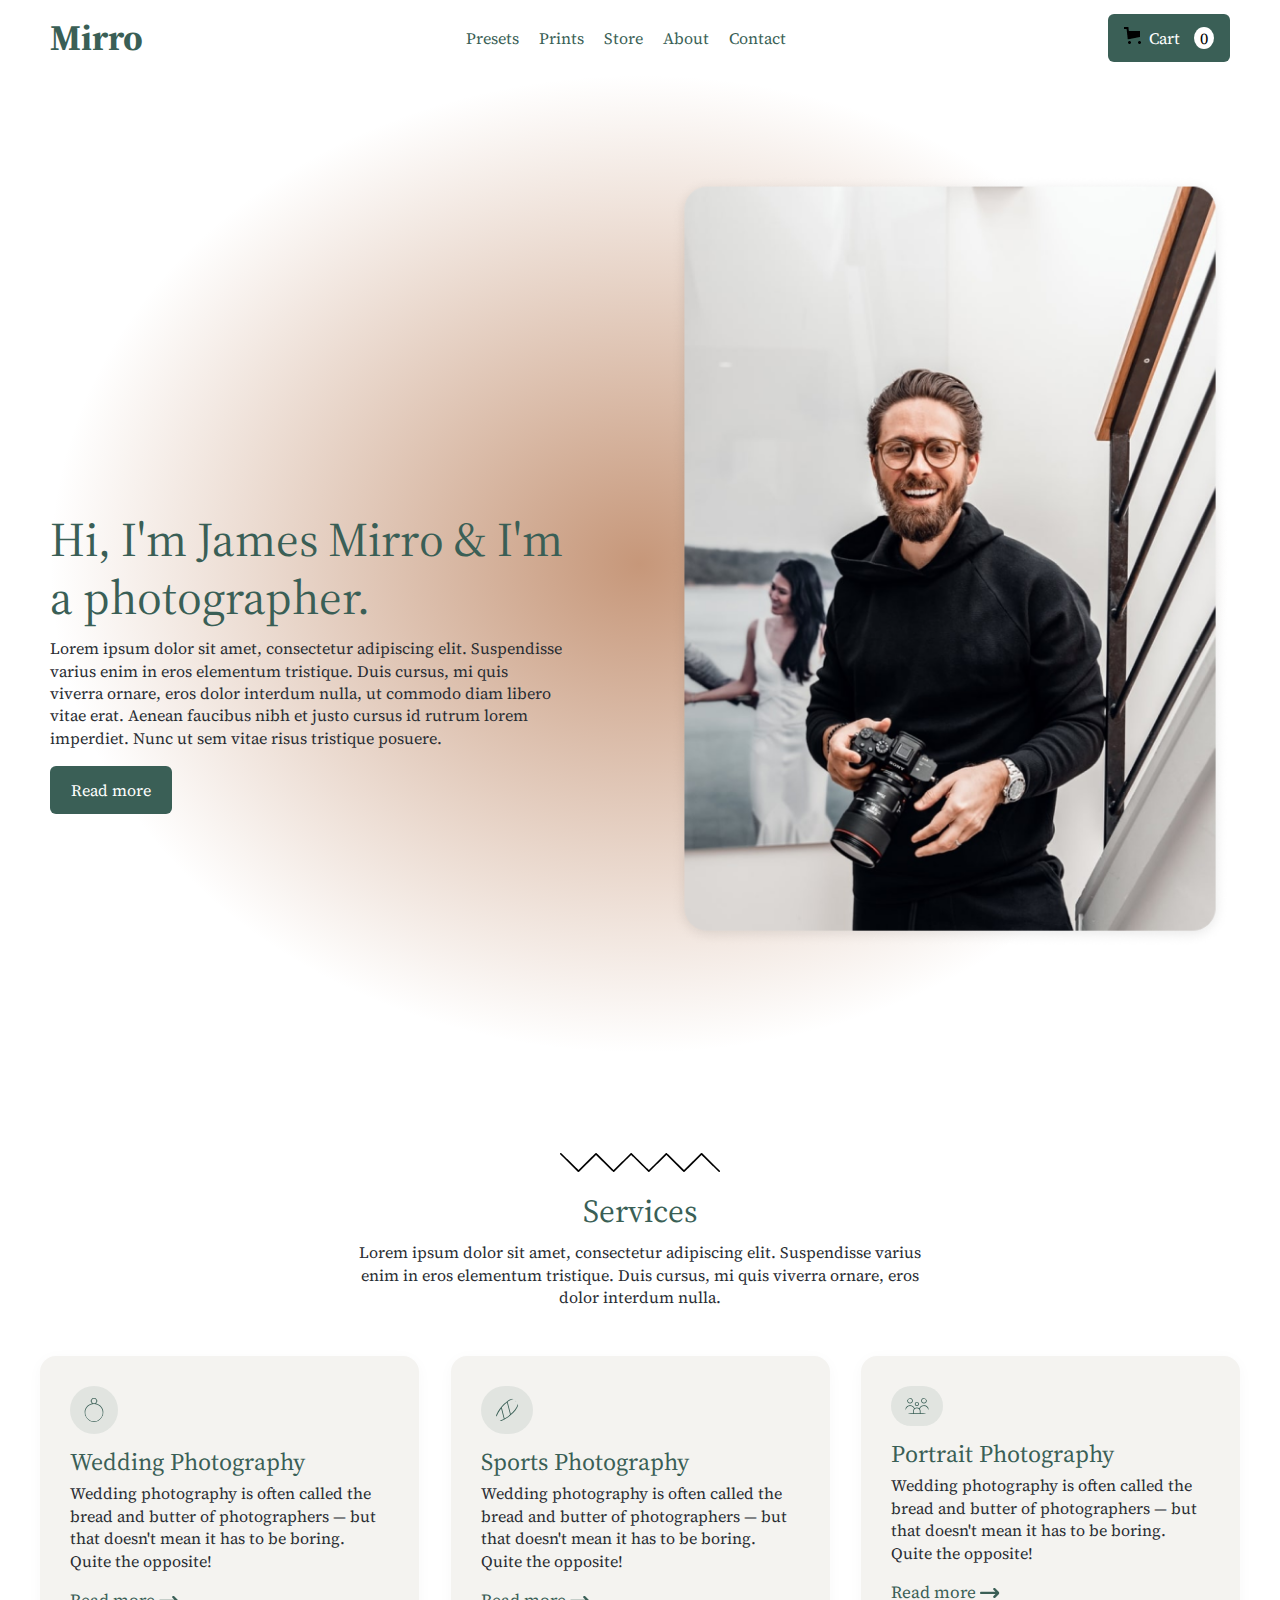
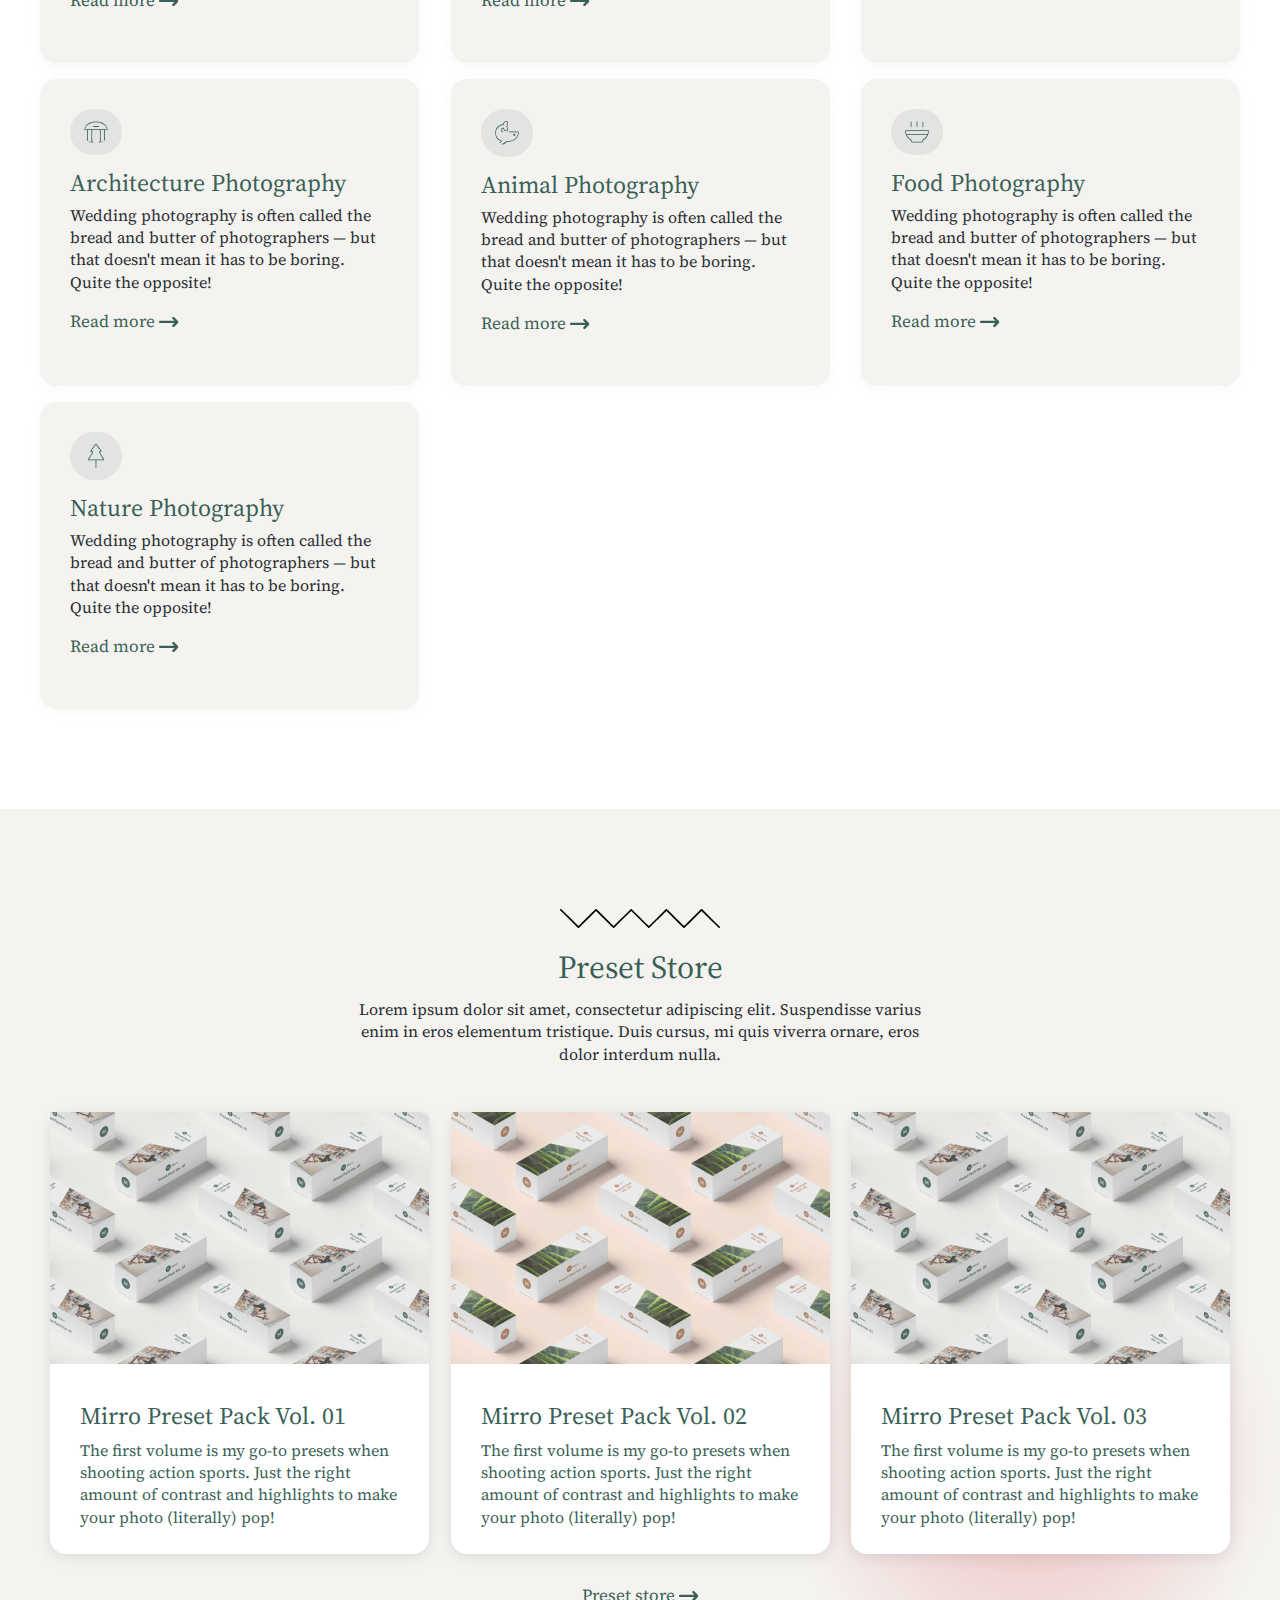
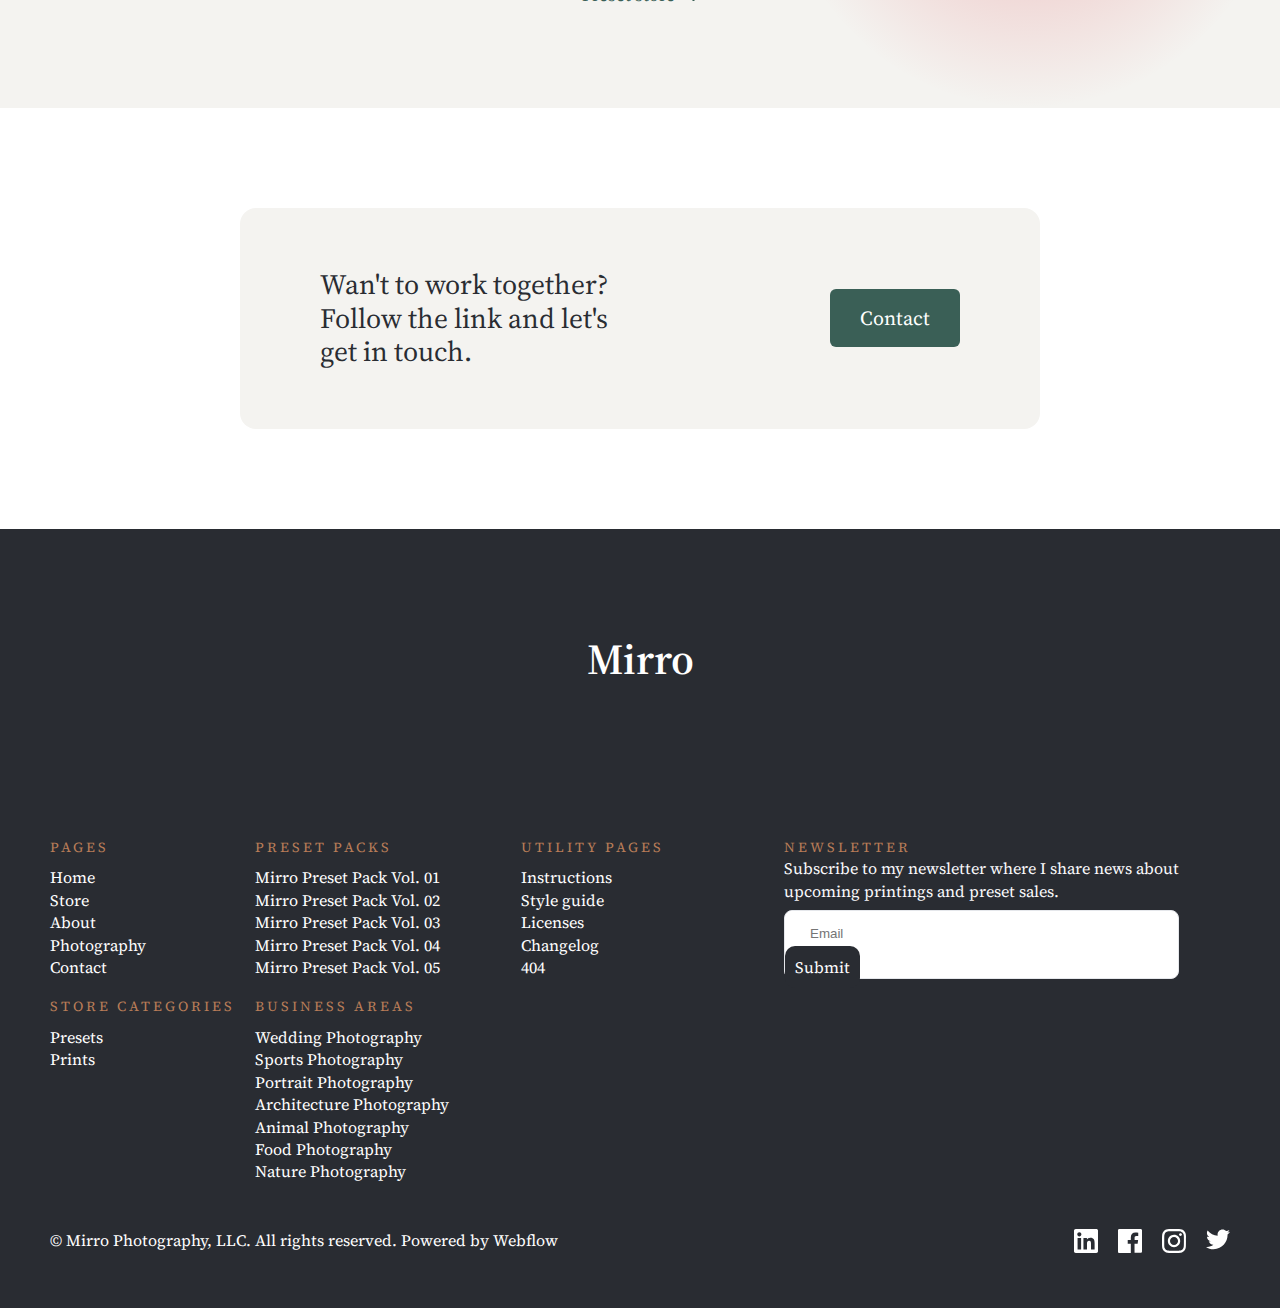
<file: index.html>
<!DOCTYPE html>
<html lang="en">
<head>
    <meta charset="UTF-8">
    <meta http-equiv="X-UA-Compatible" content="IE=edge">
    <meta name="viewport" content="width=device-width, initial-scale=1.0">
    <link rel="stylesheet" href="css/style.css">
    <link rel="stylesheet" href="css/adaptiv.css">
    <title>Mirro</title>
</head>
<body>

<div class="header-block wrapper">
    <header class="header-top">
        <div class="logo-txt" title="Mirro - a photographer"><h1>Mirro</h1></div>
        <nav>
            <ul class="menu">
                <li><a href="./pages/presets.html">Presets</a></li>
                <li><a href="#">Prints</a></li>
                <li><a href="#">Store</a></li>
                <li><a href="./pages/about.html">About</a></li>
                <li><a href="#">Contact</a></li>
            </ul>
        </nav>
        <div class="btn green-btn">
            <a href="#"> <img src="img/icons/cart-icon.png" alt="buy"></a>
            <div class="btn-txt">
                <h4>Cart</h4>
                <p>0</p>
            </div>
        </div>
    </header>

    <div class="header-content wrapper">
        <div class="header-content-left">
            <div class="header-content-title">
                <h1>Hi, I'm James Mirro & I'm a photographer.</h1>
                <h3>Lorem ipsum dolor sit amet, consectetur adipiscing elit. Suspendisse varius enim in eros elementum
                    tristique. Duis cursus, mi quis viverra ornare, eros dolor interdum nulla, ut commodo diam libero
                    vitae erat. Aenean faucibus nibh et justo cursus id rutrum lorem imperdiet. Nunc ut sem vitae risus
                    tristique posuere.</h3>
            </div>
            <div class="btn green-btn">
                <a href="#">Read more</a>
            </div>
        </div>
        <div class="header-content-right">
            <div class="header-content-photo"><img src="img/m-photo.png" alt="img"></div>
        </div>
    </div>
</div>


<section class="services-block wrapper">
    <div class="services-block-title">
        <div class="services-block-img"><img src="img/icons/line-t.png" alt="line-i"></div>
        <h2>Services</h2>
        <p>Lorem ipsum dolor sit amet, consectetur adipiscing elit. Suspendisse varius enim in eros elementum tristique.
            Duis cursus, mi quis viverra ornare, eros dolor interdum nulla.</p>
    </div>

    <div class="services-block-cards">
        <div class="services-block-card">
            <div class="card-logo"><img src="img/icons/icon-1.svg" alt="1"></div>
            <div class="card-txt">
                <h2>Wedding Photography</h2>
                <p>Wedding photography is often called the bread and butter of photographers — but that doesn't mean it
                    has to be boring. Quite the opposite!</p>
            </div>
            <div class="card-btn">
                <a href="#">Read more <img src="img/icons/arrow-icon.svg" alt=""></a>
            </div>
        </div>

        <div class="services-block-card">
            <div class="card-logo"><img src="img/icons/icon-2.svg" alt="2"></div>
            <div class="card-txt">
                <h2>Sports Photography</h2>
                <p>Wedding photography is often called the bread and butter of photographers — but that doesn't mean it
                    has to be boring. Quite the opposite!</p>
            </div>
            <div class="card-btn">
                <a href="#">Read more <img src="img/icons/arrow-icon.svg" alt=""></a>
            </div>
        </div>

        <div class="services-block-card">
            <div class="card-logo"><img src="img/icons/icon-3.svg" alt="3"></div>
            <div class="card-txt">
                <h2>Portrait Photography</h2>
                <p>Wedding photography is often called the bread and butter of photographers — but that doesn't mean it
                    has to be boring. Quite the opposite!</p>
            </div>
            <div class="card-btn">
                <a href="#">Read more <img src="img/icons/arrow-icon.svg" alt=""></a>
            </div>
        </div>

        <div class="services-block-card">
            <div class="card-logo"><img src="img/icons/icon-4.svg" alt="4"></div>
            <div class="card-txt">
                <h2>Architecture Photography</h2>
                <p>Wedding photography is often called the bread and butter of photographers — but that doesn't mean it
                    has to be boring. Quite the opposite!</p>
            </div>
            <div class="card-btn">
                <a href="#">Read more <img src="img/icons/arrow-icon.svg" alt=""></a>
            </div>
        </div>

        <div class="services-block-card">
            <div class="card-logo"><img src="img/icons/icon-5.svg" alt="5"></div>
            <div class="card-txt">
                <h2>Animal Photography</h2>
                <p>Wedding photography is often called the bread and butter of photographers — but that doesn't mean it
                    has to be boring. Quite the opposite!</p>
            </div>
            <div class="card-btn">
                <a href="#">Read more <img src="img/icons/arrow-icon.svg" alt=""></a>
            </div>
        </div>

        <div class="services-block-card">
            <div class="card-logo"><img src="img/icons/icon-6.svg" alt="6"></div>
            <div class="card-txt">
                <h2>Food Photography</h2>
                <p>Wedding photography is often called the bread and butter of photographers — but that doesn't mean it
                    has to be boring. Quite the opposite!</p>
            </div>
            <div class="card-btn">
                <a href="#">Read more <img src="img/icons/arrow-icon.svg" alt=""></a>
            </div>
        </div>

        <div class="services-block-card">
            <div class="card-logo"><img src="img/icons/icon-7.svg" alt="7"></div>
            <div class="card-txt">
                <h2>Nature Photography</h2>
                <p>Wedding photography is often called the bread and butter of photographers — but that doesn't mean it
                    has to be boring. Quite the opposite!</p>
            </div>
            <div class="card-btn">
                <a href="#">Read more <img src="img/icons/arrow-icon.svg" alt=""></a>
            </div>
        </div>
    </div>
</section>

<section class="store-block">
    <div class="store-block-title">
        <div class="services-block-img"><img src="img/icons/line-t.png" alt="line-i"></div>
        <h2>Preset Store</h2>
        <p>Lorem ipsum dolor sit amet, consectetur adipiscing elit. Suspendisse varius enim in eros elementum tristique.
            Duis cursus, mi quis viverra ornare, eros dolor interdum nulla.</p>
    </div>
    <div class="store-block-cards wrapper">
        <div class="store-block-card">
            <div class="card-img"><img src="img/preset-img.png" alt="img"></div>
            <div class="card-subtitle">
                <h2>Mirro Preset Pack Vol. 01</h2>
                <p>The first volume is my go-to presets when shooting action sports. Just the right amount of contrast
                    and highlights to make your photo (literally) pop!</p>
            </div>
        </div>

        <div class="store-block-card">
            <div class="card-img"><img src="img/preset-img2.png" alt="img"></div>
            <div class="card-subtitle">
                <h2>Mirro Preset Pack Vol. 02</h2>
                <p>The first volume is my go-to presets when shooting action sports. Just the right amount of contrast
                    and highlights to make your photo (literally) pop!</p>
            </div>
        </div>

        <div class="store-block-card">
            <div class="card-img"><img src="img/preset-img.png" alt="img"></div>
            <div class="card-subtitle">
                <h2>Mirro Preset Pack Vol. 03</h2>
                <p>The first volume is my go-to presets when shooting action sports. Just the right amount of contrast
                    and highlights to make your photo (literally) pop!</p>
            </div>
        </div>
    </div>
    <div class="store-block-btn">
        <a href="#">Preset store <img src="img/icons/arrow-icon.svg" alt=""></a>
    </div>
</section>

<section class="contact-block wrapper">
    <div class="contact-item">
        <div class="contact-item-txt">
            <h2>Wan't to work together? Follow the link and let's get in touch.</h2>
        </div>
        <div class="contact-btn">
            <a href="#">Contact</a>
        </div>
    </div>
</section>


<footer class="footer-block">
    <div class="footer-top">
        <h1>Mirro</h1>

        <div class="footer-content wrapper">
            <div class="footer-content">
                <div class="row">
                    <div class="col">
                        <div class="pages">
                            <h3>Pages</h3>
                            <ul>
                                <a href="#">Home</a>
                                <a href="#">Store</a>
                                <a href="#">About</a>
                                <a href="#">Photography</a>
                                <a href="#">Contact</a>
                            </ul>
                        </div>

                        <div class="store">
                            <h3>Store categories</h3>
                            <ul>
                                <a href="#">Presets</a>
                                <a href="#">Prints</a>
                            </ul>
                        </div>
                    </div>
                </div>

                <div class="row">
                    <div class="col">
                        <div class="pages">
                            <h3>Preset packs</h3>
                            <ul>
                                <a href="#">Mirro Preset Pack Vol. 01</a>
                                <a href="#">Mirro Preset Pack Vol. 02</a>
                                <a href="#">Mirro Preset Pack Vol. 03</a>
                                <a href="#">Mirro Preset Pack Vol. 04</a>
                                <a href="#">Mirro Preset Pack Vol. 05</a>
                            </ul>
                        </div>

                        <div class="store">
                            <h3>Business Areas</h3>
                            <ul>
                                <a href="#">Wedding Photography</a>
                                <a href="#">Sports Photography</a>
                                <a href="#">Portrait Photography</a>
                                <a href="#">Architecture Photography</a>
                                <a href="#">Animal Photography</a>
                                <a href="#">Food Photography</a>
                                <a href="#">Nature Photography</a>
                            </ul>
                        </div>
                    </div>
                </div>

                <div class="row">
                    <div class="col">
                        <div class="pages">
                            <h3>Utility Pages</h3>
                            <ul>
                                <a href="#">Instructions</a>
                                <a href="#">Style guide</a>
                                <a href="#">Licenses</a>
                                <a href="#">Changelog</a>
                                <a href="#">404</a>
                            </ul>
                        </div>
                    </div>
                </div>

                <div class="footer-content-search">
                    <div class="search-title">
                        <h2>Newsletter</h2>
                        <p>Subscribe to my newsletter where I share news about <br> upcoming printings and preset sales.
                        </p>
                    </div>
                    <div class="search-btn">
                        <form action="get">
                            <input type="email" name="email" placeholder="Email">
                            <a>Submit</a>
                        </form>
                    </div>
                </div>

            </div>
        </div>
        <div class="footer-content-bottom wrapper">
            <h4>© Mirro Photography, LLC. All rights reserved. Powered by Webflow</h4>
            <div class="footer-links">
                <a href="#"><img src="/img/icons/linkidin.svg" alt="1"></a>
                <a href="#"><img src="/img/icons/fb.svg" alt="2"></a>
                <a href="#"><img src="/img/icons/inst.svg" alt="3"></a>
                <a href="#"><img src="/img/icons/twitter.svg" alt="4"></a>
            </div>
        </div>
    </div>
</footer>


</body>
</html>
</file>
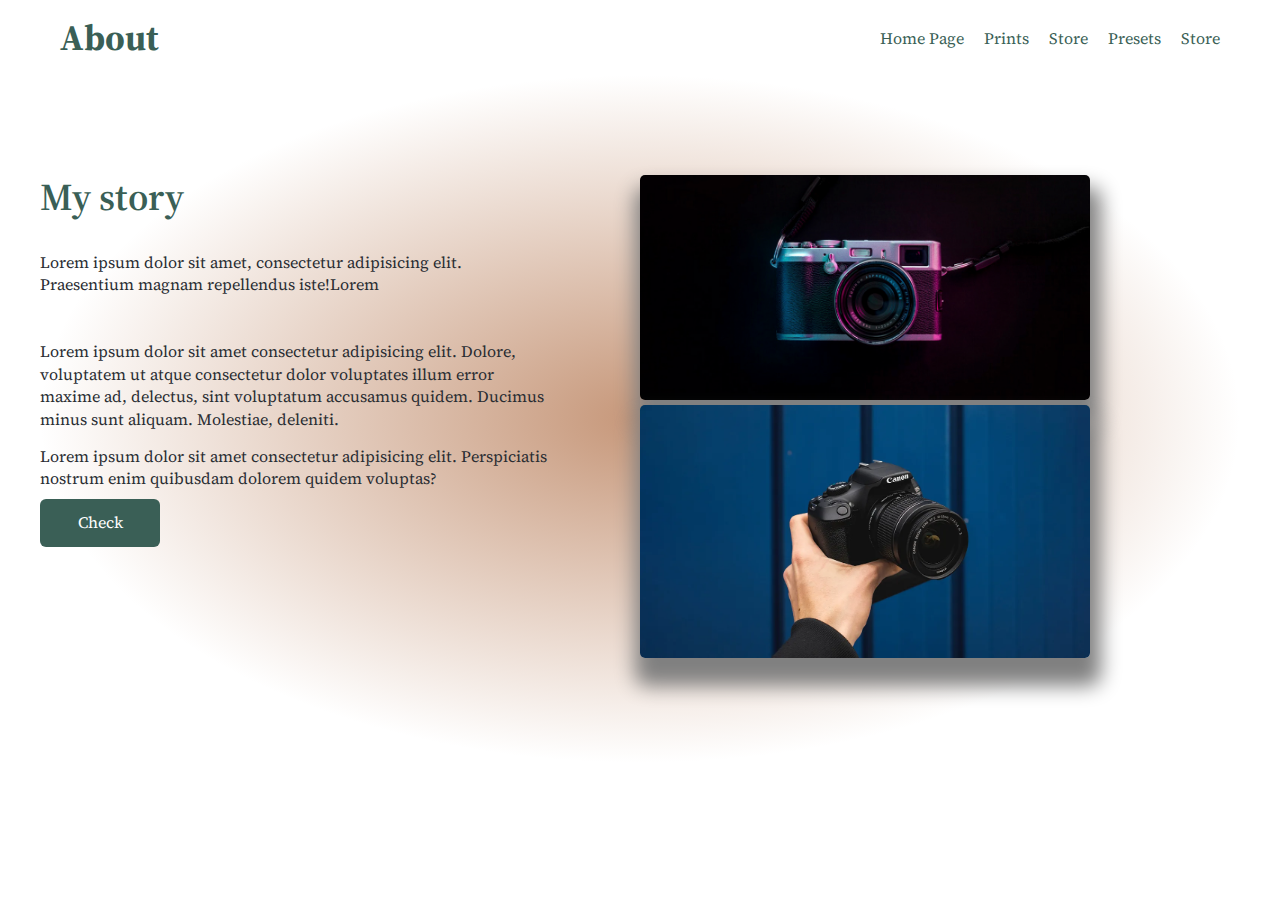
<file: pages/about.html>
<!DOCTYPE html>
<html lang="en">
<head>
    <meta charset="UTF-8">
    <meta http-equiv="X-UA-Compatible" content="IE=edge">
    <meta name="viewport" content="width=device-width, initial-scale=1.0">
    <link rel="stylesheet" href="../css/about.css">
    <title>About</title>
</head>
<body>
    <header class="header-content wrapper">
        <div class="header-top">
            <div class="logo-item">
                <h1>About</h1>
            </div>
            <ul class="menu-list">
                <li><a href="/index.html" class="list-item">Home Page</a></li>
                <li><a href="#" class="list-item">Prints</a></li>
                <li><a href="#" class="list-item">Store</a></li>
                <li><a href="#" class="list-item">Presets</a></li>
                <li><a href="#" class="list-item">Store</a></li>
            </ul>
        </div>
    </header>

        <div class="header-block-content wrapper">
            <div class="content-txt">
                <h2>My story</h2>
                <p>Lorem ipsum dolor sit amet, consectetur adipisicing elit. Praesentium magnam repellendus iste!Lorem</p>
                <p>Lorem ipsum dolor sit amet consectetur adipisicing elit. Dolore, voluptatem ut atque consectetur dolor voluptates illum error maxime ad, delectus, sint voluptatum accusamus quidem. Ducimus minus sunt aliquam. Molestiae, deleniti.</p>
                <span>Lorem ipsum dolor sit amet consectetur adipisicing elit. Perspiciatis nostrum enim quibusdam dolorem quidem voluptas?</span>
                <div class="btn-txt">
                    <a href="#">Check</a>
                </div>
            </div>
            <div class="content-img">
                <img src="../img/about/photo.jpg" alt="1">
                <img src="../img/about/photo2.webp" alt="2">
            </div>
            
        </div>
        

    

    
</body>
</html>
</file>
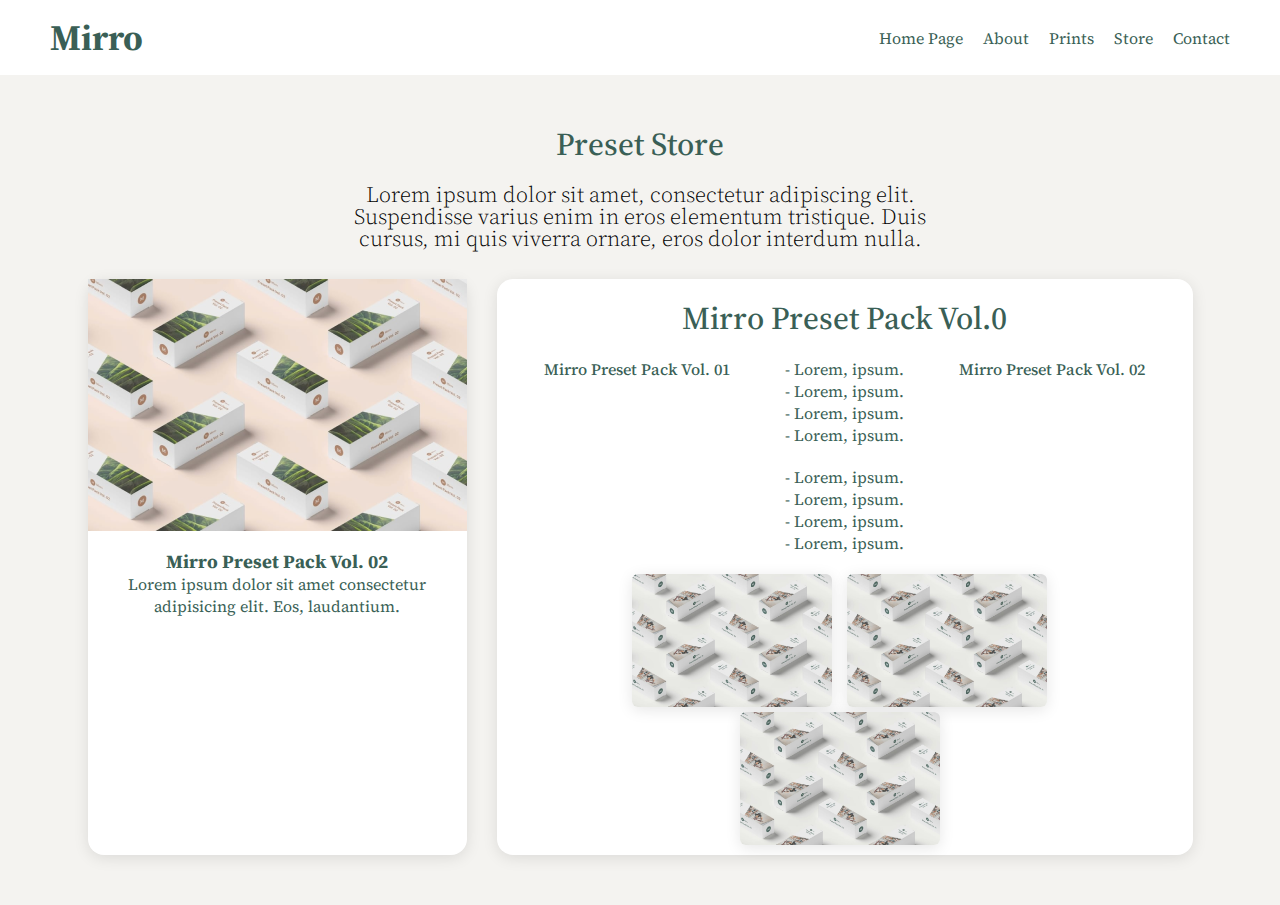
<file: pages/presets.html>
<!DOCTYPE html>
<html lang="en">
    <head>
        <meta charset="UTF-8">
        <meta http-equiv="X-UA-Compatible" content="IE=edge">
        <meta name="viewport" content="width=device-width, initial-scale=1.0">
        <link rel="stylesheet" href="../css/presets.css">
        <title>Presets</title>
    </head>

    <body>
        <header class="header-content wrapper">
            <div class="header-top">
                <div class="logo-item">
                    <h1>Mirro</h1>
                </div>
                <ul class="menu-list">
                    <li><a href="/index.html" class="list-item">Home Page</a></li>
                    <li><a href="/pages/about.html" class="list-item">About</a></li>
                    <li><a href="#" class="list-item">Prints</a></li>
                    <li><a href="#" class="list-item">Store</a></li>
                    <li><a href="#" class="list-item">Contact</a></li>
                </ul>
            </div>
        </header>

        <section class="presets-block">
            <div class="presets-content wrapper">
            <div class="presets-title">
                <h2>Preset Store</h2>
                <h4>Lorem ipsum dolor sit amet, consectetur adipiscing elit. Suspendisse varius enim in eros elementum tristique. Duis cursus, mi quis viverra ornare, eros dolor interdum nulla.</h4>
            </div>

            <div class="presets-items">
                <div class="presets-item">
                    <div class="item-photo">
                        <img src="../img/preset-img2.png" alt="1"></div>
                        <div class="item-txt">
                            <h3>Mirro Preset Pack Vol. 02</h3>
                            <p>Lorem ipsum dolor sit amet consectetur adipisicing elit. Eos, laudantium.</p>
                        </div>
                </div>
                <div class="presets-txt">
                    <div class="presets-title">
                        <h2>Mirro Preset Pack Vol.0</h2>
                    </div>
                    <div class="subtitle">
                        <h4>Mirro Preset Pack Vol. 01</h4>
                        <ul>
                            <li>- Lorem, ipsum.</li>
                            <li>- Lorem, ipsum.</li>
                            <li>- Lorem, ipsum.</li>
                            <li>- Lorem, ipsum.</li>
                        </ul>
                        <h4>Mirro Preset Pack Vol. 02</h4>
                        <ul>
                            <li>- Lorem, ipsum.</li>
                            <li>- Lorem, ipsum.</li>
                            <li>- Lorem, ipsum.</li>
                            <li>- Lorem, ipsum.</li>
                        </ul>
                        
                    </div>
                    <div class="sub-img">
                        <img src="../img/preset-img.png" alt="1">
                        <img src="../img/preset-img.png" alt="2">
                        <img src="../img/preset-img.png" alt="3">
                    </div>
                </div>
            </div>
            
                
        </div>
        </section>





    </body>
</html>
</file>
<file: css/style.css>
@import url('https://fonts.googleapis.com/css2?family=Source+Serif+Pro:wght@400;600;700&display=swap');

*,
*::after,
*::before {
    margin: 0;
    padding: 0;
    box-sizing: border-box;
}

body {
    font-family: 'Source Serif Pro', serif;
}

a {
    text-decoration: none;
    color: #FFFFFF;
}

ul, li {
    list-style: none;
}

.wrapper {
    max-width: 1200px;
    margin: 0 auto;
    padding: 0 10px;
}

.header-block {
    background: #fff;
}

.header-top {
    display: flex;
    justify-content: space-between;
    align-items: center;
    padding: 13px 0;
}

.logo-txt h1 {
    color: #3A5F56;
    font-weight: 700;
    font-size: 36px;
    cursor: pointer;
}

nav ul {
    display: flex;
    justify-content: flex-end;
    gap: 20px;
    
}

li a {
    font-weight: 400;
    font-size: 16px;
    line-height: 16px;
    color: #3A5F56;
}

.btn {
    display: flex;
    justify-content: center;
    align-items: center;
    padding: 13px 18px;
    cursor: pointer;
    max-width: 122px;
    color: #fff;

}

.btn-txt {
    display: flex;
    align-items: center;
    margin-left: 8px;
    gap: 14px;
}

.btn-txt h4 {
    font-weight: 400;
    font-size: 16px;
    line-height: 22px;
}

.btn-txt p {
    color: #000;
    background-color: #FFFFFF;
    border-radius: 100%;
    padding: 0 6px;
}


.green-btn {
    color: #fff;
    background: #3A5F56;
    border-radius: 6px;

}

/*header-cont*/


.header-content {
    display: flex;
    justify-content: space-between;
    background: radial-gradient(50% 50% at 50% 50%, rgba(184, 125, 88, 0.8) 0%, rgba(184, 125, 88, 0) 100%);
    padding: 100px 0;
}

.header-content-left, header-content-right {
    width: 45%;
    margin-right: 9%;
}

.header-content-left h1 {
    padding-top: 336px;
    font-weight: 400;
    font-size: 48px;
    line-height: 120%;
    color: #3A5F56;
}

.header-content-left h3 {
    padding-top: 11px;
    padding-bottom: 17px;
    font-weight: 400;
    font-size: 16px;
    line-height: 140%;
    color: #292C32;
}

.header-content-right img {
    max-height: 773px;
}

/*Services*/

.services-block {
    background: #fff;
    padding: 100px 0;
}

.services-block-img {
    margin: 0 auto;
}

.services-block-title, .store-block-title {
    display: flex;
    flex-direction: column;
    align-items: center;
}

.services-block-title h2, .store-block-title h2 {
    margin-top: 15px;
    font-weight: 400;
    font-size: 32px;
    line-height: 120%;
    text-align: center;
    color: #3A5F56;
}

.services-block-title p, .store-block-title p {
    margin-top: 11px;
    font-weight: 400;
    font-size: 16px;
    line-height: 140%;
    text-align: center;
    color: #292C32;
    max-width: 590px;
}

.services-block-cards {
    display: flex;
    justify-content: space-between;
    gap: 16px;
    flex-wrap: wrap;
    margin-top: 47px;

}

.services-block-card {
    max-width: 379px;
    display: flex;
    flex-direction: column;
    background: #F4F3F0;
    padding: 30px 30px 50px 30px;
    box-shadow: 0px 3px 15px rgba(0, 0, 0, 0.03);
    border-radius: 16px;
}

.card-logo img {
    padding: 12px 14px;
    background: rgba(58, 95, 86, 0.1);
    border-radius: 24px;
}

.card-txt h2 {
    padding-top: 9px;
    font-weight: 400;
    font-size: 24px;
    line-height: 120%;
    color: #3A5F56;
}

.card-txt p {
    padding-top: 6px;
    font-weight: 400;
    font-size: 16px;
    line-height: 140%;
    color: #292C32;
}

.card-btn {
    padding-top: 17px;
}

.card-btn a, .store-block-btn a {
    font-weight: 400;
    font-size: 17px;
    line-height: 140%;
    color: #3A5F56;
}

/*Store*/

.store-block {
    padding: 100px 0;
    background: #F4F3F0;
    position: relative;
}

.store-block::after {
    content: '';
    position: absolute;
    bottom: 0;
    right: 0;
    width: 501px;
    height: 501px;
    background: radial-gradient(50% 50% at 50% 50%, rgba(219, 52, 59, 0.296) 0%, rgba(219, 52, 59, 0) 100%);
    z-index: 1;
}

.store-block-cards {
    display: flex;
    justify-content: space-between;
    gap: 16px;
}

.store-block-card {
    margin-top: 47px;
    max-width: 379px;
    background: #FFFFFF;
    box-shadow: 0px 3px 15px rgba(0, 0, 0, 0.1);
    border-radius: 16px;
    cursor: pointer;
    z-index: 2;
}

.card-subtitle {
    padding: 30px 30px 26px 30px;
}

.card-subtitle h2 {
    font-weight: 400;
    font-size: 24px;
    line-height: 140%;
    color: #3A5F56;
}

.card-subtitle p {
    margin-top: 6px;
    font-weight: 400;
    font-size: 16px;
    line-height: 140%;
    color: #3A5F56;
}

.store-block-btn {
    margin-top: 30px;
    text-align: center;
}

/*Contact*/

.contact-block {
    padding: 100px 0;
}

.contact-item {
    margin: 0 auto;
    display: flex;
    justify-content: space-between;
    align-items: center;
    background: #F4F3F0;
    border-radius: 16px;
    max-width: 800px;
    padding: 60px 80px;
}

.contact-item-txt h2 {
    font-weight: 400;
    font-size: 28px;
    line-height: 120%;
    color: #292C32;
    max-width: 313px;
}

.contact-btn {
    color: #fff;
    background: #3A5F56;
    border-radius: 6px;
    padding: 15px 30px;
    cursor: pointer;
}

.contact-btn a {
    color: #FFFFFF;
    font-weight: 400;
    font-size: 20px;
    line-height: 140%;
    text-align: center;

}

/*footer*/

.footer-block {
    background: #292C32;
    padding: 100px 0 50px 0;
}

.footer-top h1 {
    color: #FFFFFF;
    font-size: 43px;
    font-weight: 600;
    text-align: center;
}

.footer-content {
    margin-top: 75px;
    display: flex;
    gap: 20px;
}

.row {
    display: flex;

}

.col ul {
    display: flex;
    flex-direction: column;
    padding-bottom: 19px;
    padding-right: 52px;
}

footer h3 {
    padding-bottom: 9px;
    font-weight: 400;
    font-size: 14px;
    line-height: 140%;
    letter-spacing: 3px;
    text-transform: uppercase;
    color: #B87D58;
}

footer ul a {
    font-weight: 400;
    font-size: 16px;
    line-height: 140%;
    color: #FFFFFF;
}

.footer-content-search {
    margin-left: 100px;
}

.search-title h2 {
    font-weight: 400;
    font-size: 14px;
    line-height: 140%;
    letter-spacing: 3px;
    text-transform: uppercase;
    color: #B87D58;
}

.search-title p {
    font-weight: 400;
    font-size: 16px;
    line-height: 140%;
    color: #FAFAFC;
}

.search-btn {
    margin-top: 8px;
    width: 100%;
    background: #fff;
    border: 1px solid #E5E7EB;
    border-radius: 8px;
}

.search-btn input {
    outline: none;
    width: 80%;
    border: transparent;
    border-radius: 8px;
    padding: 15px 10px 15px 25px;
}

.search-btn a {
    background: #292C32;
    border-radius: 10px;
    color: #FFFFFF;
    padding: 10px 10px;
    cursor: pointer;
}

.footer-content-bottom {
    margin-top: 27px;
    display: flex;
    justify-content: space-between;
}

.footer-content-bottom h4 {
    font-weight: 400;
    font-size: 16px;
    line-height: 140%;
    color: #FFFFFF;
}

.footer-links {
    display: flex;
    gap: 20px;
}
</file>
<file: css/adaptiv.css>
@media (max-width: 1200px) {
    .store-block-card {
        max-width: 340px;
    }

    .card-img img {
        width: 100%;
        height: auto;
    }
}


@media (max-width: 1024px) {

    .wrapper {
        padding: 0 50px;
    }

    .header-top {
    display: flex;
    flex-direction: column;
    align-items: center;
    justify-content: center;
    }
    
    nav ul {
        display: flex;
        align-items: center;
        padding: 20px 0 25px 0;
        margin: 0 auto;
    }

    .header-content {
        display: flex;
        padding: 20px 0;
    }

    .header-content-left, header-content-right {
        width: 50%;
    }

    .header-content-left h1 {
        padding-top: 90px;
        font-weight: 400;
        font-size: 48px;
        line-height: 120%;
        color: #3A5F56;
    }

    .header-content-right img {
        max-height: 473px;
    }

    .services-block-title {
        padding-top: 45px;
    }

    .services-block-cards {
        display: flex;
        justify-content: center;
        gap: 16px;
        flex-wrap: wrap;
        margin-top: 37px;
        padding: 50px 0;
    }

    .store-block-cards {
        display: flex;
        flex-direction: column;
        align-items: center;
    }

    .store-block-card {
        max-width: 450px;
    }

    .store-block-card img {
        width: 100%;
    }

    .contact-item {
        max-width: 100%;
        margin: 40px 0;
    }

    .contact-item-txt h2 {
        max-width: 450px;
    }

    .footer-block {
        padding: 25px 0;
    }

    .footer-content {
        margin-top: 20px;
    }

    .footer-content-search {
        margin-left: 30px;
    }

    .search-btn input {
        width: 70%;
    }



}


@media (max-width: 768px) {

    .header-content {
        background: radial-gradient(30% 30% at 70% 70%, rgba(184, 125, 88, 0.8) 0%, rgba(184, 125, 88, 0) 100%);
    }

    .header-content-left h1 {
        font-weight: 400;
        font-size: 34px;
        line-height: 100%;
        color: #3A5F56;
        padding-top: 0;
    }

    .header-content-right img {
        max-width: 250px;
    }

    .store-block {
        padding: 50px 0;
    }
    
    .store-block-card {
        max-width: 370px;
    }

    .col {
        display: flex;
        flex-direction: row;
    }

    .footer-content-search {
        margin: 0;
    }

    .footer-content {
        display: flex;
        flex-direction: column;
    }

    .search-btn {
        width: 60%;
    }

    .search-btn input {
        width: 80%;
    }

    .contact-item {
        padding: 60px 70px;
    }

    .contact-item-txt h2 {
        font-size: 25px;
        margin-right: 20px;
    }
}

@media (max-width: 450px) and (min-width: 320px){

    .wrapper {
        padding: 0 10px;
    }

    .header-content {
        display: flex;
        flex-direction: column;
    }

    .header-content-left, header-content-right {
        width: 100%;
        margin-top: 15px;
    }

    .header-content-left h1 {
        font-weight: 400;
        font-size: 24px;
        line-height: 100%;
        color: #3A5F56;
        padding-top: 0;
        text-align: center;
    }

    .header-content-left h3 {
        padding-top: 11px;
        padding-bottom: 20px;
        font-size: 16px;
        line-height: 115%;
        color: #292C32;
    }

    .header-content-right {
        margin: 0 auto;
    }

    .header-content-right img {
        margin-top: 20px;
    }

    .btn {
        margin: 0 auto;
        padding: 8px 10px;
    }

    .btn-txt h4 {
        font-size: 14px;
    }

    .header-content {
        background: radial-gradient(45% 30% at 50% 70%, rgba(184, 125, 88, 0.8) 0%, rgba(184, 125, 88, 0) 100%);
    }

    .services-block-title h2, .store-block-title h2 {
        font-size: 26px;
    }
    
    .services-block-title p, .store-block-title p {
        margin-top: 10px;
        font-size: 14px;
        line-height: 110%;
        text-align: center;
        color: #292C32;
    }

    .services-block-cards {
        margin: 0;
    }

    .services-block-card {
        max-width: 340px;
        padding: 30px;
    }

    .card-txt h2 {
        font-size: 20px;
    }

    .card-txt p {
        font-size: 14px;
        line-height: 130%;
    }

    .card-btn a, .store-block-btn a {
        font-size: 15px;
        line-height: 110%;
    }

    .store-block {
        padding: 50px 0;
    }

    .store-block-card {
        max-width: 350px;
    }

    .card-subtitle {
        padding: 20px;
    }

    .card-subtitle h2 {
        font-size: 22px;
    }
    
    .card-subtitle p {
        font-size: 15px;
        line-height: 135%;
    }

    .contact-item {
        display: flex;
        flex-direction: column;
        padding: 20px;
    }

    .contact-item-txt h2 {
        font-size: 25px;
        margin: 0;
    }

    .contact-btn {
        margin-top: 15px;
        padding: 10px 15px
    }

    .contact-btn a {
        font-size: 16px;
    }

    .footer-top h1 {
        padding-top: 20px;
        font-size: 34px;
        font-weight: 500;
    }

    .search-btn {
        width: 100%;
    }

    .search-btn input {
        width: 75%;
    }

    .footer-content-bottom {
        padding-bottom: 25px;
    }

}
</file>
<file: css/about.css>
@import url('https://fonts.googleapis.com/css2?family=Source+Serif+Pro:wght@400;600;700&display=swap');

*,
*::after,
*::before {
    margin: 0;
    padding: 0;
    box-sizing: border-box;
}

body {
    font-family: 'Source Serif Pro', serif;
}

a {
    text-decoration: none;
    color: #FFFFFF;
}

ul, li {
    list-style: none;
}

.wrapper {
    max-width: 1200px;
    margin: 0 auto;
    padding: 0 20px;
}

.header-top {
    display: flex;
    justify-content: space-between;
    align-items: center;
    padding: 13px 0;
}

.logo-item h1 {
    color: #3A5F56;
    font-weight: 700;
    font-size: 36px;
}

.menu-list {
    display: flex;
    gap: 20px;
}

.list-item {
    font-weight: 400;
    font-size: 16px;
    line-height: 100%;
    color: #3A5F56;
}

.header-block-content {
    display: flex;
    padding: 50px 0;
    background: radial-gradient(50% 50% at 50% 50%, rgba(184, 125, 88, 0.8) 0%, rgba(184, 125, 88, 0) 100%);
    padding: 100px 0;
}

.content-txt, .content-img {
    width: 50%;
    margin-right: 7%;
}

.content-img img {
    max-width: 450px;
    height: auto;
    border-radius: 5px;
    box-shadow: 3px 20px 20px 8px gray;
}

.content-txt h2 {
    font-weight: 600;
    font-size: 38px;
    line-height: 120%;
    color: #3A5F56;
}  

.content-txt p {
    padding-top: 30px;
    padding-bottom: 15px;
    font-weight: 400;
    font-size: 16px;
    line-height: 140%;
    color: #292C32;
}

.content-txt span {
    margin-top: 150px;
    font-weight: 400;
    font-size: 16px;
    line-height: 110%;
    color: #292C32;
}

.btn-txt {
    margin-top: 10px;
    display: flex;
    align-self: center;
    justify-content: center;
    padding: 15px 20px;
    background: #3A5F56;
    border-radius: 6px;
    max-width: 120px;
}

.btn-txt a {
    color: #FFFFFF;
    font-weight: 400;
    font-size: 16px;
    line-height: 110%;
}

@media (max-width: 1024px) {
    .header-block-content {
        flex-direction: column;
        align-items: center;
    }
    .content-txt {
        margin-bottom: 20px;
    }
    .content-img {
        display: flex;
        justify-content: center;
        flex-wrap: wrap;
        gap: 15px;
    }
}

@media (max-width: 450px) {
    .header-top {
        flex-direction: column;
    }
    .header-block-content {
        padding: 20px 0;
    }

    .content-txt h2 {
        font-size: 28px;
    }

    .content-txt p {
        font-size: 20px;
        line-height: 100%;
    }
    .content-img img {
        max-width: 400px;
        margin: 0 auto;
    }
    .content-img {
       margin: 0 auto;
    }
}
</file>
<file: css/presets.css>
@import url('https://fonts.googleapis.com/css2?family=Source+Serif+Pro:wght@400;600;700&display=swap');

*,
*::after,
*::before {
    margin: 0;
    padding: 0;
    box-sizing: border-box;
}

body {
    font-family: 'Source Serif Pro', serif;
}

a {
    text-decoration: none;
    color: #FFFFFF;
}

ul, li {
    list-style: none;
}

.wrapper {
    max-width: 1200px;
    margin: 0 auto;
    padding: 0 10px;
}

.header-top {
    display: flex;
    justify-content: space-between;
    align-items: center;
    padding: 13px 0;
}

.logo-item h1 {
    color: #3A5F56;
    font-weight: 700;
    font-size: 36px;
}

.menu-list {
    display: flex;
    gap: 20px;
}

.list-item {
    font-weight: 400;
    font-size: 16px;
    line-height: 100%;
    color: #3A5F56;
}

@media (max-width: 450px) {
    .header-top {
        flex-direction: column;
    }
    .menu-list {
        gap: 15px;
    }
}

.presets-block {
    padding: 50px;
    background: #F4F3F0;
}

.presets-title h2 {
    font-weight: 500;
    font-size: 32px;
    line-height: 120%;
    text-align: center;
    color: #3A5F56;
    margin-bottom: 20px;
}

.presets-title h4 {
    font-weight: 300;
    font-size: 22px;
    line-height: 100%;
    text-align: center;
    color: #000000;
    max-width: 600px;
    margin-bottom: 40px;
    margin: 0 auto;
}

.presets-items {
    display: flex;
    justify-content: center;
}


.presets-item {
    max-width: 379px;
    background: #FFFFFF;
    box-shadow: 0px 3px 15px rgba(0, 0, 0, 0.1);
    border-radius: 16px;
    margin-top: 30px;
    margin-right: 30px;
}


.item-txt {
    text-align: center;
    padding: 15px 20px;
    font-weight: 400;
    font-size: 16px;
    line-height: 22px;
    color: #3A5F56;
    
}

.presets-txt {
    width: 60%;
    padding: 20px 30px 10px 30px;
    background: #FFFFFF;
    box-shadow: 0px 3px 15px rgba(0, 0, 0, 0.1);
    border-radius: 16px;
    margin-top: 30px;
}

.subtitle {
    display: flex;
    justify-content: space-around;
    flex-wrap: wrap;
    gap: 20px;
    margin-bottom: 20px;
}

.subtitle h4 {
    font-weight: 500;
    font-size: 16px;
    line-height: 22px;
    color: #3A5F56;
}

.subtitle li {
    font-weight: 400;
    font-size: 16px;
    line-height: 22px;
    color: #3A5F56;
}

.sub-img {
    display: flex;
    flex-wrap: wrap;
    justify-content: center;
    gap: 5px;
}

.sub-img img {
    cursor: pointer;
    max-width: 200px;
    box-shadow: 0px 3px 15px rgba(0, 0, 0, 0.1);
    border-radius: 6px;
    margin-right: 10px;
}

@media (max-width:1024px) {
    .sub-img {
        row-gap: 15px;
    }
}

@media (max-width:768px) {
    .presets-items {
        flex-direction: column;
        align-items: center;
    }

    .presets-item {
        widows: 70%;
        margin: 0;
    }

    .presets-txt {
        width: 70%;
    }
    .subtitle {
        flex-direction: column;
        align-items: center;
    }
    .sub-img {
        margin: 0 auto;
    }
}

@media (max-width: 450px) {
    .presets-title h2 {
        font-weight: 500;
        font-size: 26px;
        line-height: 110%;
    }
    .presets-title h4 {
        font-size: 18px;
        line-height: 100%;
        margin-bottom: 30px;
    }

    .presets-txt {
        width: 100%;
    }
}
</file>
